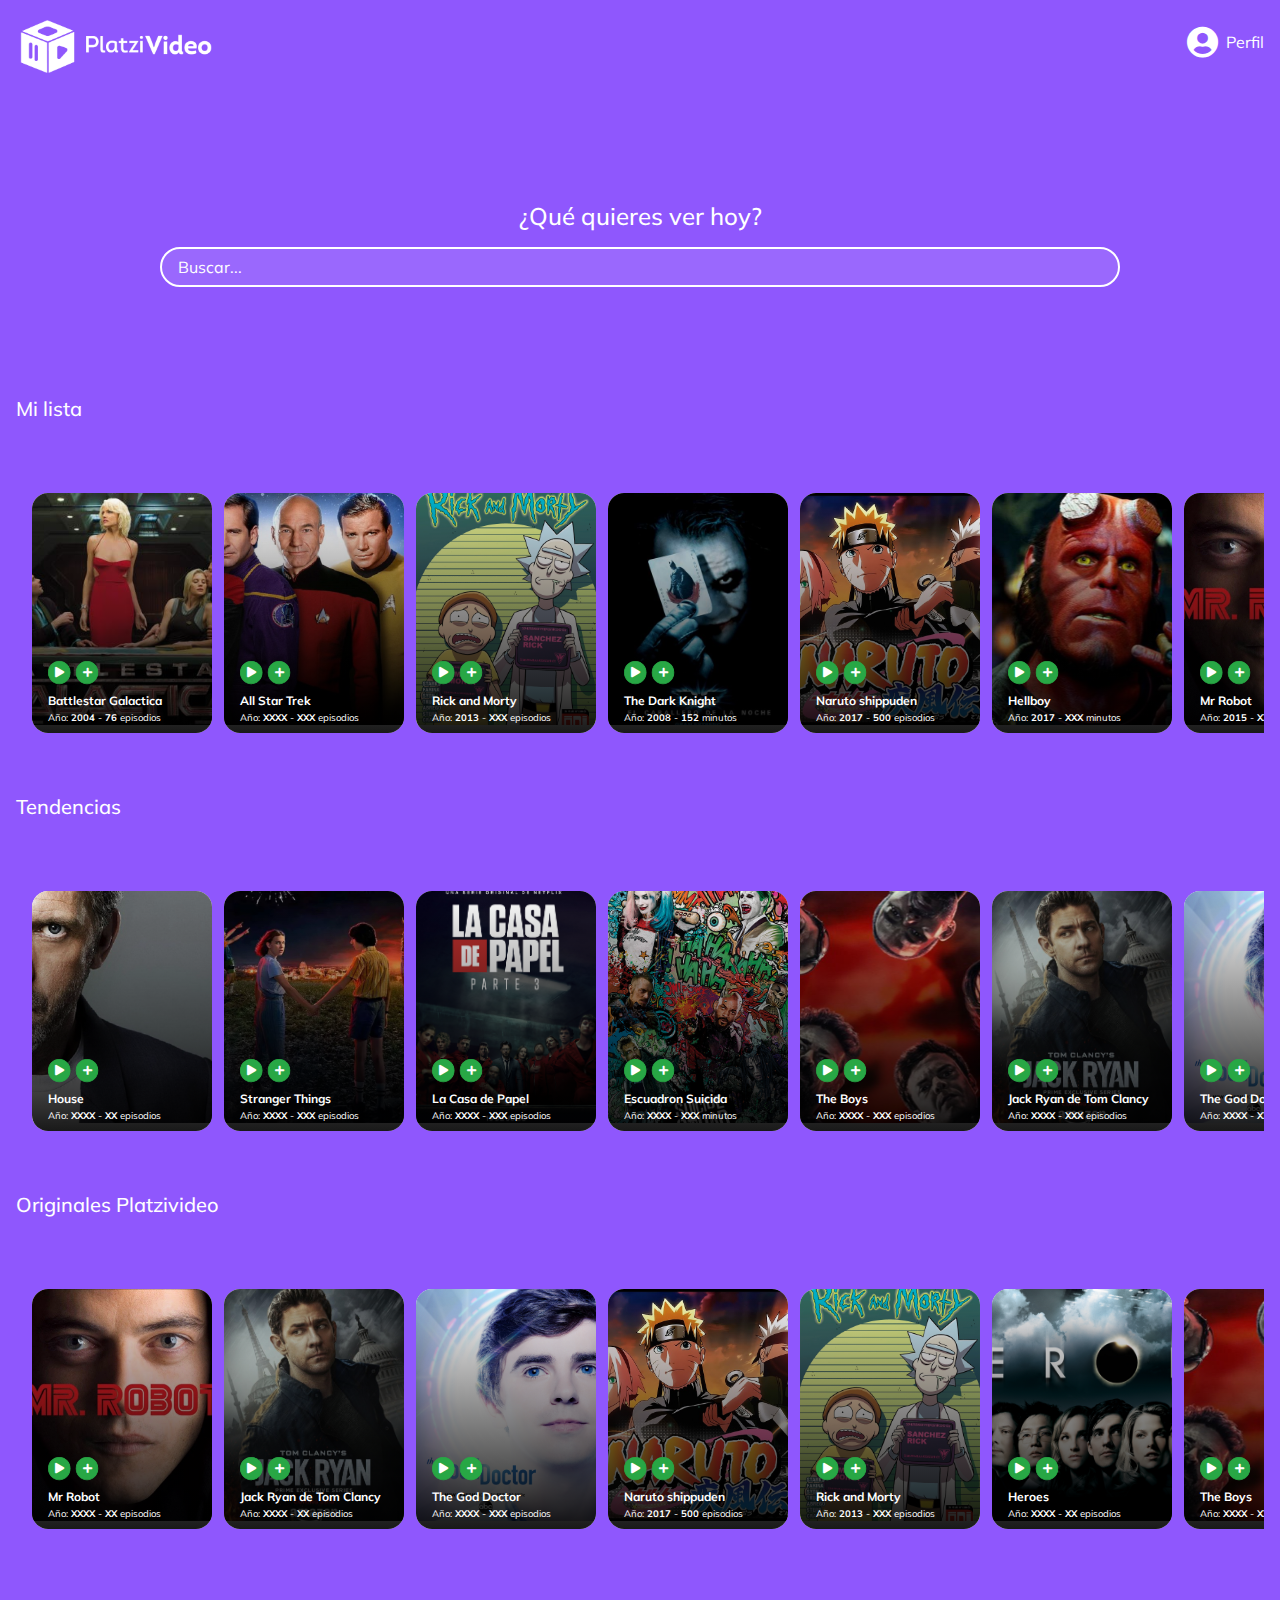
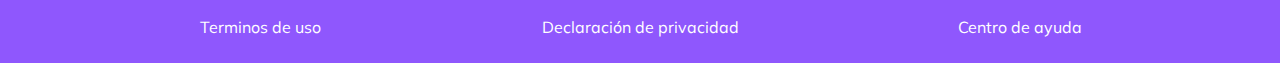
<file: index.html>
<!DOCTYPE html>
<html lang="es">

<head>
    <meta charset="UTF-8">
    <meta name="viewport" content="width=device-width, initial-scale=1.0">
    <meta http-equiv="X-UA-Compatible" content="ie=edge">
    <title>Platzivideo</title>
    <link rel="stylesheet" href="libraries/bootstrap/css/bootstrap.css">
    <link rel="stylesheet" href="libraries/fontawesome/css/all.css">
    <link rel="stylesheet" href="css/main.css">

    <link href="https://fonts.googleapis.com/css?family=Muli:400,700&display=swap" rel="stylesheet">
</head>

<body>
    <!-- Header -->
    <header>
        <nav class="d-flex justify-content-between align-items-center">
            <a href="">
                <img id="logo" src="images/logo-platzi-video-BW2.png" alt="Platzivideo">
            </a>
            <div class="header__menu d-flex flex-column align-items-end">
                <div class="header__menu--profile d-flex align-items-center pb-2">
                    <i class="fas fa-user-circle fa-2x"></i>
                    <span class="pl-2">Perfil</span>
                </div>
                <ul class="text-right">
                    <li><a href="#">Cuenta</a></li>
                    <li><a href="#">Cerrar Sesión</a></li>
                </ul>
            </div>
        </nav>
    </header>
    <!-- EOF - Header -->

    <!-- Search Bar -->
    <section class="search-bar d-flex flex-column justify-content-center align-items-center">
        <h4 class="text-white">¿Qué quieres ver hoy?</h4>
        <form class="mt-2 w-75">
            <input type="text" class="search-input w-100" placeholder="Buscar...">
        </form>
    </section>
    <!-- EOF - Search Bar -->

    <!-- Categories -->
    <section class="categories">
        <!-- Slider  -->
        <h5 class="categories__title text-white">Mi lista</h5>
        <section class="slider">
            <div class="slider__container my-4">
                <div class="card">
                    <img class="card__cover" src="images/slider/galactica.jpeg" alt="galactica">
                    <div class="card__details">
                        <div class="card__details--actions">
                            <button type="button" class="btn btn-success btn-sm rounded-circle">
                                <i class="fas fa-play"></i>
                            </button>
                            <button type="button" class="btn btn-success btn-sm rounded-circle">
                                <i class="fas fa-plus"></i>
                            </button>
                        </div>
                        <div class="card__details--title">Battlestar Galactica</div>
                        <div class="card__details--subtitle">Año: <span>2004</span> - <span>76</span> episodios</div>
                    </div>
                </div>
                <div class="card">
                    <img class="card__cover" src="images/slider/start-trek.jpg" alt="galactica">
                    <div class="card__details">
                        <div class="card__details--actions">
                            <button type="button" class="btn btn-success btn-sm rounded-circle">
                                <i class="fas fa-play"></i>
                            </button>
                            <button type="button" class="btn btn-success btn-sm rounded-circle">
                                <i class="fas fa-plus"></i>
                            </button>
                        </div>
                        <div class="card__details--title">All Star Trek</div>
                        <div class="card__details--subtitle">Año: <span>XXXX</span> - <span>XXX</span> episodios</div>
                    </div>
                </div>
                <div class="card">
                    <img class="card__cover" src="images/slider/rick-and-morty.png" alt="galactica">
                    <div class="card__details">
                        <div class="card__details--actions">
                            <button type="button" class="btn btn-success btn-sm rounded-circle">
                                <i class="fas fa-play"></i>
                            </button>
                            <button type="button" class="btn btn-success btn-sm rounded-circle">
                                <i class="fas fa-plus"></i>
                            </button>
                        </div>
                        <div class="card__details--title">Rick and Morty</div>
                        <div class="card__details--subtitle">Año: <span>2013</span> - <span>XXX</span> episodios</div>
                    </div>
                </div>
                <div class="card">
                    <img class="card__cover" src="images/slider/batman.jpg" alt="galactica">
                    <div class="card__details">
                        <div class="card__details--actions">
                            <button type="button" class="btn btn-success btn-sm rounded-circle">
                                <i class="fas fa-play"></i>
                            </button>
                            <button type="button" class="btn btn-success btn-sm rounded-circle">
                                <i class="fas fa-plus"></i>
                            </button>
                        </div>
                        <div class="card__details--title">The Dark Knight</div>
                        <div class="card__details--subtitle">Año: <span>2008</span> - <span>152</span> minutos</div>
                    </div>
                </div>
                <div class="card">
                    <img class="card__cover" src="images/slider/naruto.jpg" alt="galactica">
                    <div class="card__details">
                        <div class="card__details--actions">
                            <button type="button" class="btn btn-success btn-sm rounded-circle">
                                <i class="fas fa-play"></i>
                            </button>
                            <button type="button" class="btn btn-success btn-sm rounded-circle">
                                <i class="fas fa-plus"></i>
                            </button>
                        </div>
                        <div class="card__details--title">Naruto shippuden</div>
                        <div class="card__details--subtitle">Año: <span>2017</span> - <span>500</span> episodios</div>
                    </div>
                </div>
                <div class="card">
                    <img class="card__cover" src="images/slider/hellboy.jpg" alt="galactica">
                    <div class="card__details">
                        <div class="card__details--actions">
                            <button type="button" class="btn btn-success btn-sm rounded-circle">
                                <i class="fas fa-play"></i>
                            </button>
                            <button type="button" class="btn btn-success btn-sm rounded-circle">
                                <i class="fas fa-plus"></i>
                            </button>
                        </div>
                        <div class="card__details--title">Hellboy</div>
                        <div class="card__details--subtitle">Año: <span>2017</span> - <span>XXX</span> minutos</div>
                    </div>
                </div>
                <div class="card">
                    <img class="card__cover" src="images/slider/mr-robot.jpg" alt="galactica">
                    <div class="card__details">
                        <div class="card__details--actions">
                            <button type="button" class="btn btn-success btn-sm rounded-circle">
                                <i class="fas fa-play"></i>
                            </button>
                            <button type="button" class="btn btn-success btn-sm rounded-circle">
                                <i class="fas fa-plus"></i>
                            </button>
                        </div>
                        <div class="card__details--title">Mr Robot</div>
                        <div class="card__details--subtitle">Año: <span>2015</span> - <span>XX</span> episodios</div>
                    </div>
                </div>
            </div>

        </section>
        <!-- EOF - Slider -->

        <!-- Slider  -->
        <h5 class="categories__title text-white">Tendencias</h5>
        <section class="slider">
            <div class="slider__container my-4">
                <div class="card">
                    <img class="card__cover" src="images/slider/house.png" alt="">
                    <div class="card__details">
                        <div class="card__details--actions">
                            <button type="button" class="btn btn-success btn-sm rounded-circle">
                                <i class="fas fa-play"></i>
                            </button>
                            <button type="button" class="btn btn-success btn-sm rounded-circle">
                                <i class="fas fa-plus"></i>
                            </button>
                        </div>
                        <div class="card__details--title">House</div>
                        <div class="card__details--subtitle">Año: <span>XXXX</span> - <span>XX</span> episodios</div>
                    </div>
                </div>
                <div class="card">
                    <img class="card__cover" src="images/slider/stranger-things.jpg" alt="galactica">
                    <div class="card__details">
                        <div class="card__details--actions">
                            <button type="button" class="btn btn-success btn-sm rounded-circle">
                                <i class="fas fa-play"></i>
                            </button>
                            <button type="button" class="btn btn-success btn-sm rounded-circle">
                                <i class="fas fa-plus"></i>
                            </button>
                        </div>
                        <div class="card__details--title">Stranger Things</div>
                        <div class="card__details--subtitle">Año: <span>XXXX</span> - <span>XXX</span> episodios</div>
                    </div>
                </div>
                <div class="card">
                    <img class="card__cover" src="images/slider/la-casa-de-papel.jpg" alt="galactica">
                    <div class="card__details">
                        <div class="card__details--actions">
                            <button type="button" class="btn btn-success btn-sm rounded-circle">
                                <i class="fas fa-play"></i>
                            </button>
                            <button type="button" class="btn btn-success btn-sm rounded-circle">
                                <i class="fas fa-plus"></i>
                            </button>
                        </div>
                        <div class="card__details--title">La Casa de Papel</div>
                        <div class="card__details--subtitle">Año: <span>XXXX</span> - <span>XXX</span> episodios</div>
                    </div>
                </div>
                <div class="card">
                    <img class="card__cover" src="images/slider/escuadron-suicida.jpg" alt="galactica">
                    <div class="card__details">
                        <div class="card__details--actions">
                            <button type="button" class="btn btn-success btn-sm rounded-circle">
                                <i class="fas fa-play"></i>
                            </button>
                            <button type="button" class="btn btn-success btn-sm rounded-circle">
                                <i class="fas fa-plus"></i>
                            </button>
                        </div>
                        <div class="card__details--title">Escuadron Suicida</div>
                        <div class="card__details--subtitle">Año: <span>XXXX</span> - <span>XXX</span> minutos</div>
                    </div>
                </div>
                <div class="card">
                    <img class="card__cover" src="images/slider/boys.jpg" alt="galactica">
                    <div class="card__details">
                        <div class="card__details--actions">
                            <button type="button" class="btn btn-success btn-sm rounded-circle">
                                <i class="fas fa-play"></i>
                            </button>
                            <button type="button" class="btn btn-success btn-sm rounded-circle">
                                <i class="fas fa-plus"></i>
                            </button>
                        </div>
                        <div class="card__details--title">The Boys</div>
                        <div class="card__details--subtitle">Año: <span>XXXX</span> - <span>XXX</span> episodios</div>
                    </div>
                </div>
                <div class="card">
                    <img class="card__cover" src="images/slider/jack_ryan.jpg" alt="galactica">
                    <div class="card__details">
                        <div class="card__details--actions">
                            <button type="button" class="btn btn-success btn-sm rounded-circle">
                                <i class="fas fa-play"></i>
                            </button>
                            <button type="button" class="btn btn-success btn-sm rounded-circle">
                                <i class="fas fa-plus"></i>
                            </button>
                        </div>
                        <div class="card__details--title">Jack Ryan de Tom Clancy</div>
                        <div class="card__details--subtitle">Año: <span>XXXX</span> - <span>XXX</span> episodios</div>
                    </div>
                </div>
                <div class="card">
                    <img class="card__cover" src="images/slider/the_god_doctor.jpg" alt="galactica">
                    <div class="card__details">
                        <div class="card__details--actions">
                            <button type="button" class="btn btn-success btn-sm rounded-circle">
                                <i class="fas fa-play"></i>
                            </button>
                            <button type="button" class="btn btn-success btn-sm rounded-circle">
                                <i class="fas fa-plus"></i>
                            </button>
                        </div>
                        <div class="card__details--title">The God Doctor</div>
                        <div class="card__details--subtitle">Año: <span>XXXX</span> - <span>XX</span> episodios</div>
                    </div>
                </div>
            </div>

        </section>
        <!-- EOF - Slider -->

        <!-- Slider  -->
        <h5 class="categories__title text-white">Originales Platzivideo</h5>
        <section class="slider">
            <div class="slider__container my-4">
                <div class="card">
                    <img class="card__cover" src="images/slider/mr-robot.jpg" alt="galactica">
                    <div class="card__details">
                        <div class="card__details--actions">
                            <button type="button" class="btn btn-success btn-sm rounded-circle">
                                <i class="fas fa-play"></i>
                            </button>
                            <button type="button" class="btn btn-success btn-sm rounded-circle">
                                <i class="fas fa-plus"></i>
                            </button>
                        </div>
                        <div class="card__details--title">Mr Robot</div>
                        <div class="card__details--subtitle">Año: <span>XXXX</span> - <span>XX</span> episodios</div>
                    </div>
                </div>
                <div class="card">
                    <img class="card__cover" src="images/slider/jack_ryan.jpg" alt="galactica">
                    <div class="card__details">
                        <div class="card__details--actions">
                            <button type="button" class="btn btn-success btn-sm rounded-circle">
                                <i class="fas fa-play"></i>
                            </button>
                            <button type="button" class="btn btn-success btn-sm rounded-circle">
                                <i class="fas fa-plus"></i>
                            </button>
                        </div>
                        <div class="card__details--title">Jack Ryan de Tom Clancy</div>
                        <div class="card__details--subtitle">Año: <span>XXXX</span> - <span>XX</span> episodios</div>
                    </div>
                </div>
                <div class="card">
                    <img class="card__cover" src="images/slider/the_god_doctor.jpg" alt="galactica">
                    <div class="card__details">
                        <div class="card__details--actions">
                            <button type="button" class="btn btn-success btn-sm rounded-circle">
                                <i class="fas fa-play"></i>
                            </button>
                            <button type="button" class="btn btn-success btn-sm rounded-circle">
                                <i class="fas fa-plus"></i>
                            </button>
                        </div>
                        <div class="card__details--title">The God Doctor</div>
                        <div class="card__details--subtitle">Año: <span>XXXX</span> - <span>XXX</span> episodios</div>
                    </div>
                </div>
                <div class="card">
                    <img class="card__cover" src="images/slider/naruto.jpg" alt="galactica">
                    <div class="card__details">
                        <div class="card__details--actions">
                            <button type="button" class="btn btn-success btn-sm rounded-circle">
                                <i class="fas fa-play"></i>
                            </button>
                            <button type="button" class="btn btn-success btn-sm rounded-circle">
                                <i class="fas fa-plus"></i>
                            </button>
                        </div>
                        <div class="card__details--title">Naruto shippuden</div>
                        <div class="card__details--subtitle">Año: <span>2017</span> - <span>500</span> episodios</div>
                    </div>
                </div>
                <div class="card">
                    <img class="card__cover" src="images/slider/rick-and-morty.png" alt="galactica">
                    <div class="card__details">
                        <div class="card__details--actions">
                            <button type="button" class="btn btn-success btn-sm rounded-circle">
                                <i class="fas fa-play"></i>
                            </button>
                            <button type="button" class="btn btn-success btn-sm rounded-circle">
                                <i class="fas fa-plus"></i>
                            </button>
                        </div>
                        <div class="card__details--title">Rick and Morty</div>
                        <div class="card__details--subtitle">Año: <span>2013</span> - <span>XXX</span> episodios</div>
                    </div>
                </div>
                <div class="card">
                    <img class="card__cover" src="images/slider/heroes.jpg" alt="galactica">
                    <div class="card__details">
                        <div class="card__details--actions">
                            <button type="button" class="btn btn-success btn-sm rounded-circle">
                                <i class="fas fa-play"></i>
                            </button>
                            <button type="button" class="btn btn-success btn-sm rounded-circle">
                                <i class="fas fa-plus"></i>
                            </button>
                        </div>
                        <div class="card__details--title">Heroes</div>
                        <div class="card__details--subtitle">Año: <span>XXXX</span> - <span>XX</span> episodios</div>
                    </div>
                </div>
                <div class="card">
                    <img class="card__cover" src="images/slider/boys.jpg" alt="galactica">
                    <div class="card__details">
                        <div class="card__details--actions">
                            <button type="button" class="btn btn-success btn-sm rounded-circle">
                                <i class="fas fa-play"></i>
                            </button>
                            <button type="button" class="btn btn-success btn-sm rounded-circle">
                                <i class="fas fa-plus"></i>
                            </button>
                        </div>
                        <div class="card__details--title">The Boys</div>
                        <div class="card__details--subtitle">Año: <span>XXXX</span> - <span>XX</span> episodios</div>
                    </div>
                </div>
            </div>

        </section>
        <!-- EOF - Slider -->
    </section>
    <!-- EOF - Categories -->

    <!-- Footer -->
    <footer class="footer pb-4 pt-4">
        <div class="container">
            <div class="row text-center">
                <div class="col-12 col-md">
                    <a href="#">Terminos de uso</a>
                </div>
                <div class="col-12 col-md">
                    <a href="#">Declaración de privacidad</a>
                </div>
                <div class="col-12 col-md">
                    <a href="#">Centro de ayuda</a>
                </div>
            </div>
        </div>
    </footer>
    <!-- EOF - Footer -->
</body>

</html>
</file>
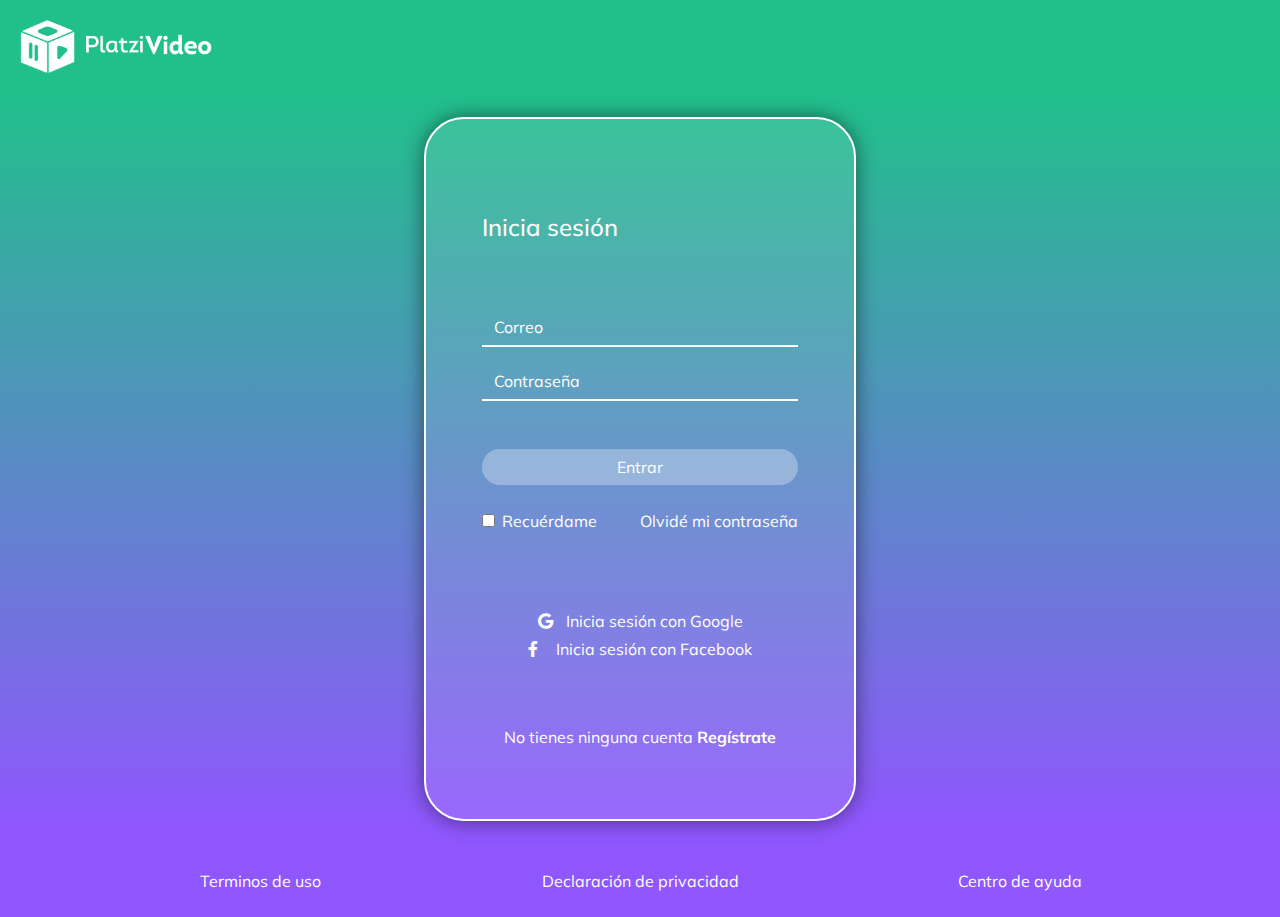
<file: login.html>
<!DOCTYPE html>
<html lang="es">

<head>
    <meta charset="UTF-8">
    <meta name="viewport" content="width=device-width, initial-scale=1.0">
    <meta http-equiv="X-UA-Compatible" content="ie=edge">
    <title>Platzivideo - Login</title>
    <link rel="stylesheet" href="libraries/bootstrap/css/bootstrap.css">
    <link rel="stylesheet" href="libraries/fontawesome/css/all.css">
    <link rel="stylesheet" href="css/main.css">

    <link href="https://fonts.googleapis.com/css?family=Muli:400,700&display=swap" rel="stylesheet">
</head>

<body>
    <div class="d-flex flex-column justify-content-between min-vh-100">
        <!-- Header -->
        <header class="bg-green">
            <nav class="d-flex justify-content-between align-items-center">
                <a href="">
                    <img id="logo" src="images/logo-platzi-video-BW2.png" alt="Platzivideo">
                </a>
            </nav>
        </header>
        <!-- EOF - Header -->

        <!-- Login -->
        <section class="login flex-grow-1 pt-4 d-flex justify-content-center">
            <div class="login__container d-flex flex-column justify-content-around">
                <h4>Inicia sesión</h4>
                <form>
                    <div class="form-group">
                        <input type="email" class="form-control" id="email" placeholder="Correo">
                    </div>
                    <div class="form-group">
                        <input type="password" class="form-control" id="password" placeholder="Contraseña">
                    </div>
                    <button type="submit" class="btn btn-light btn-block mt-5">Entrar</button>
                    <div class="d-flex justify-content-between mt-4">
                        <div class="form-group form-check">
                            <input type="checkbox" class="form-check-input" id="remember">
                            <label class="form-check-label" for="remember">Recuérdame</label>
                        </div>
                        <a href="">Olvidé mi contraseña</a>
                    </div>
                </form>
                <div class="login__social-media d-flex flex-column align-items-center">
                    <div class="mb-1">
                        <i class="fab fa-google"></i>
                        <a href="#">Inicia sesión con Google</a>
                    </div>
                    <div class="mb-1">
                        <i class="fab fa-facebook-f"></i>
                        <a href="#">Inicia sesión con Facebook</a>
                    </div>
                </div>
                <div class="text-center">No tienes ninguna cuenta <a class="font-weight-bold" href="#">Regístrate</a>
                </div>
            </div>
        </section>
        <!-- EOF - Login -->

        <!-- Footer -->
        <footer class="footer mt-4 pb-4 pt-4">
            <div class="container">
                <div class="row text-center">
                    <div class="col-12 col-md">
                        <a href="#">Terminos de uso</a>
                    </div>
                    <div class="col-12 col-md">
                        <a href="#">Declaración de privacidad</a>
                    </div>
                    <div class="col-12 col-md">
                        <a href="#">Centro de ayuda</a>
                    </div>
                </div>
            </div>
        </footer>
        <!-- EOF - Footer -->
    </div>
</body>

</html>
</file>
<file: css/main.css>
body {
  background: #8f57fd;
  margin: 0;
  font-family: "Muli", sans-serif;
}

/* Colors */
.bg-green {
  background: #21c08b;
}

.bg-purple {
  background: #8f57fd;
}

/* EOF - Colors */
/* Header */
header {
  padding: 16px;
  color: white;
}

header #logo {
  width: 200px;
}

.header__menu {
  position: relative;
}

.header__menu ul {
  display: none;
  list-style: none;
  position: absolute;
  top: 40px;
  width: 160px;
}

.header__menu:hover ul {
  display: block;
}

.header__menu a {
  color: white;
}

/* EOF -Header */
/* Search Bar */
.search-bar {
  height: 304px;
}

.search-input {
  background-color: rgba(255, 255, 255, 0.1);
  border: 2px solid white;
  border-radius: 20px;
  color: white;
  padding: 0 16px;
  height: 40px;
  outline-style: none;
}

.search-input::-webkit-input-placeholder {
  color: white;
}

.search-input:-ms-input-placeholder {
  color: white;
}

.search-input::-ms-input-placeholder {
  color: white;
}

.search-input::placeholder {
  color: white;
}

/* EOF -Search Bar */
/* Categories */
.categories {
  padding: 0 16px;
}

/* EOF -Categories */
/* Slider */
.slider {
  width: 100%;
  overflow: hidden;
  padding: 16px;
  position: relative;
}

.slider__container {
  white-space: nowrap;
  padding-bottom: 8px;
}

.card {
  border: 0;
  border-radius: 16px;
  display: inline-block;
  width: 180px;
  height: 240px;
  margin: 24px 8px 8px 0;
  padding-bottom: 8px;
  cursor: pointer;
  -webkit-transition: 450ms all;
  transition: 450ms all;
  -webkit-transform-origin: center left;
          transform-origin: center left;
  overflow: hidden;
  position: relative;
}

.card:hover ~ .card {
  -webkit-transform: translate3d(100px, 0, 0);
          transform: translate3d(100px, 0, 0);
}

.slider__container:hover .card {
  opacity: 0.3;
}

.slider__container:hover .card:hover {
  -webkit-transform: scale(1.5);
          transform: scale(1.5);
  opacity: 1;
}

.card__cover {
  width: 100%;
  height: 100%;
  -o-object-fit: cover;
     object-fit: cover;
}

.card__details {
  background: -webkit-gradient(linear, left bottom, left top, from(rgba(0, 0, 0, 0.9)), to(rgba(0, 0, 0, 0)));
  background: linear-gradient(to top, rgba(0, 0, 0, 0.9) 0%, rgba(0, 0, 0, 0) 100%);
  font-size: 0.65rem;
  color: white;
  /* opacity: 0; */
  -webkit-transition: 450ms opacity;
  transition: 450ms opacity;
  position: absolute;
  top: 0;
  right: 0;
  bottom: 0;
  left: 0;
  display: -webkit-box;
  display: -ms-flexbox;
  display: flex;
  -webkit-box-orient: vertical;
  -webkit-box-direction: normal;
      -ms-flex-direction: column;
          flex-direction: column;
  -webkit-box-pack: end;
      -ms-flex-pack: end;
          justify-content: flex-end;
  padding: 8px 16px;
}

.card__details:hover {
  opacity: 1;
}

.card__details--actions {
  -webkit-transform: scale(0.75);
          transform: scale(0.75);
  -webkit-transform-origin: center left;
          transform-origin: center left;
}

.card__details--actions button {
  margin-right: 4px;
}

.card__details--title {
  margin-top: 4px;
  font-size: 0.75rem;
  font-weight: bold;
}

.card__details--subtitle {
  font-size: 0.6rem;
}

.card__details--subtitle span {
  font-weight: bold;
}

.notfound {
  font-size: 10em;
  color: white;
  text-shadow: 7px 7px 9px #8364ef;
  text-align: center;
}

.animated {
  animation-duration: 2.5s;
  animation-fill-mode: both;
  animation-iteration-count: infinite;
}

@keyframes pulse {
  0% {transform: scale(1);}
  50% {transform: scale(1.1);}
  100% {transform: scale(1);}
}
.pulse {
  animation-name: pulse;
  animation-duration: 1s;
}

/* EOF -Slider */
/* Login */
.login {
  background: -webkit-gradient(linear, left top, left bottom, from(#21c08b), to(#8f57fd));
  background: linear-gradient(#21c08b, #8f57fd);
  color: white;
}

.login__container {
  padding: 64px 16px 40px;
  color: white;
  width: 100%;
  height: 704px;
}

@media (min-width: 576px) {
  .login__container {
    background: rgba(255, 255, 255, 0.1);
    border: 2px solid white;
    border-radius: 40px;
    -webkit-box-shadow: 0 0 20px 0 rgba(0, 0, 0, 0.5);
            box-shadow: 0 0 20px 0 rgba(0, 0, 0, 0.5);
    padding: 64px 56px 40px;
    width: 432px;
  }
}

.login__container a {
  color: white;
}

.login form input {
  background: transparent;
  border: 0;
  border-radius: 0;
  border-bottom: 2px solid white;
  outline: none;
}

.login form input::-webkit-input-placeholder {
  color: white;
}

.login form input:-ms-input-placeholder {
  color: white;
}

.login form input::-ms-input-placeholder {
  color: white;
}

.login form input::placeholder {
  color: white;
}

.login form input:focus {
  background: transparent;
  color: white;
}

.login form button {
  background: rgba(255, 255, 255, 0.3);
  border: none;
  border-radius: 18px;
  color: white;
}

.login__social-media i {
  width: 24px;
}

/* EOF - Login */
/* Footer */
.footer a {
  color: white;
}

/* EOF - Footer */
/*# sourceMappingURL=main.css.map */
</file>
